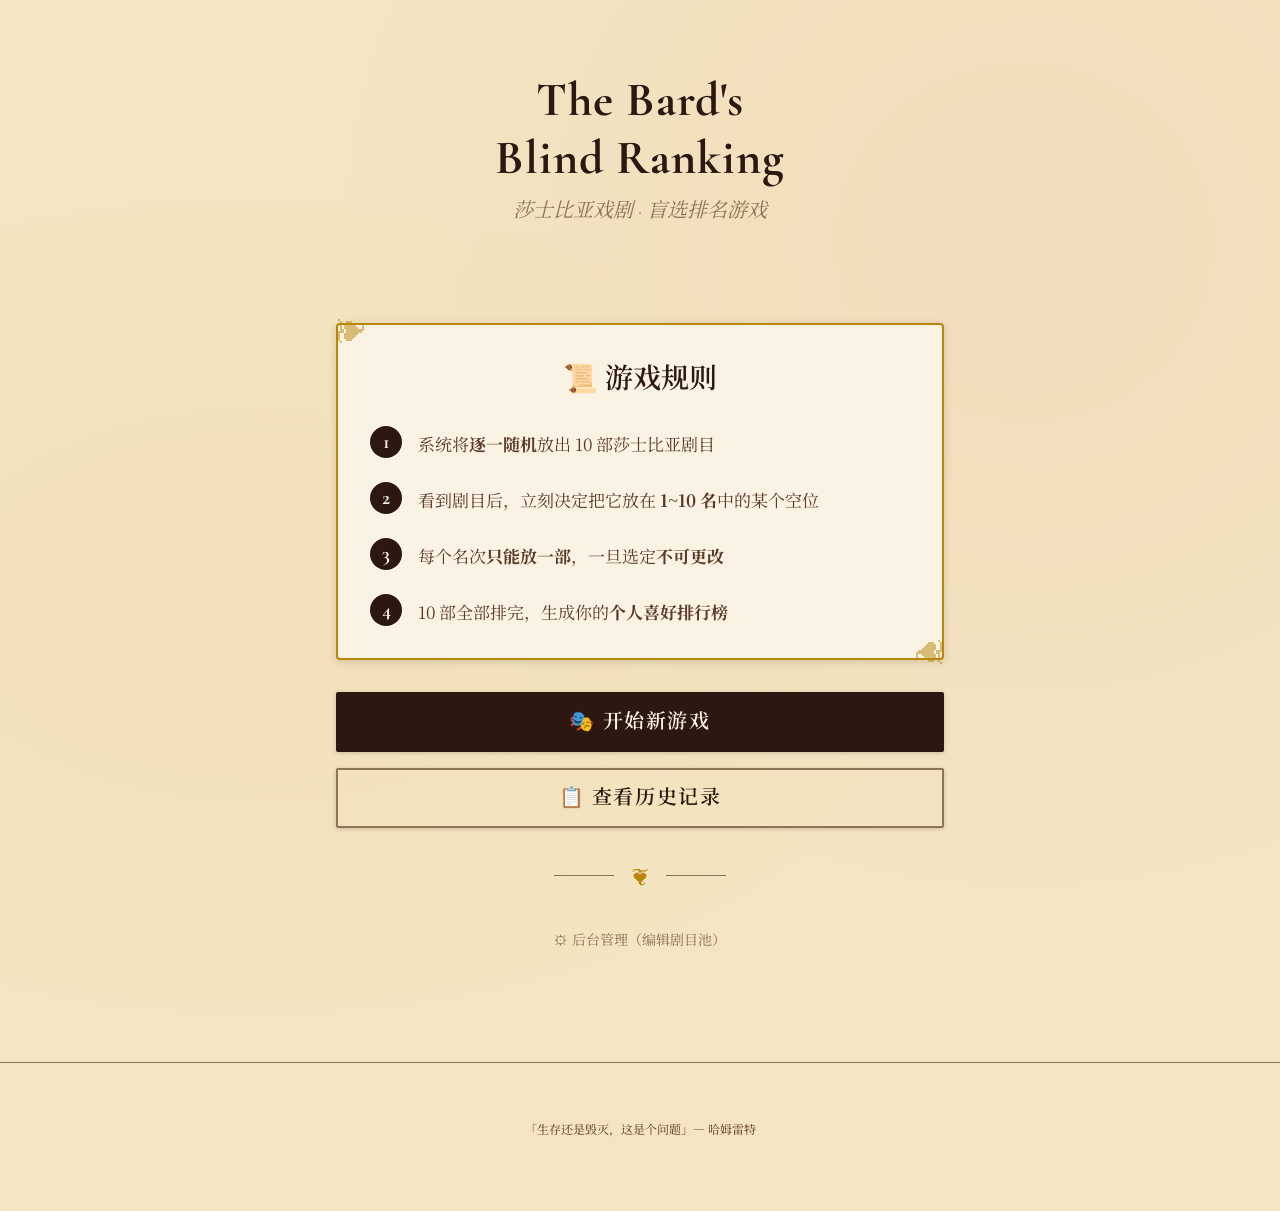
<file: index.html>
<!DOCTYPE html>
<html lang="zh-CN">
<head>
  <meta charset="UTF-8">
  <meta name="viewport" content="width=device-width, initial-scale=1.0, maximum-scale=1.0, user-scalable=no">
  <title>The Bard's Blind Ranking</title>
  <link rel="stylesheet" href="css/reset.css">
  <link rel="stylesheet" href="css/variables.css">
  <link rel="stylesheet" href="css/typography.css">
  <link rel="stylesheet" href="css/layout.css">
  <link rel="stylesheet" href="css/components.css">
  <link rel="stylesheet" href="css/vintage.css">
  <link rel="stylesheet" href="css/home.css">
</head>
<body>
  <div class="page-wrapper">
    <header class="page-header">
      <div class="container">
        <h1>The Bard's<br>Blind Ranking</h1>
        <p class="subtitle">莎士比亚戏剧 · 盲选排名游戏</p>
      </div>
    </header>

    <main class="page-main">
      <div class="container">
        <!-- 游戏规则说明 -->
        <div class="card card--accent corner-ornament">
          <h3 style="text-align:center; margin-bottom: var(--space-lg);">📜 游戏规则</h3>

          <div class="rules-list">
            <div class="rule-item">
              <span class="rule-item__number">1</span>
              <p>系统将<strong>逐一随机</strong>放出 10 部莎士比亚剧目</p>
            </div>
            <div class="rule-item">
              <span class="rule-item__number">2</span>
              <p>看到剧目后，立刻决定把它放在 <strong>1~10 名</strong>中的某个空位</p>
            </div>
            <div class="rule-item">
              <span class="rule-item__number">3</span>
              <p>每个名次<strong>只能放一部</strong>，一旦选定<strong>不可更改</strong></p>
            </div>
            <div class="rule-item">
              <span class="rule-item__number">4</span>
              <p>10 部全部排完，生成你的<strong>个人喜好排行榜</strong></p>
            </div>
          </div>
        </div>

        <!-- 操作按钮 -->
        <div class="home-actions">
          <a href="game.html" class="btn btn--primary btn--full" id="btn-start">
            🎭 开始新游戏
          </a>
          <a href="history.html" class="btn btn--secondary btn--full" id="btn-history">
            📋 查看历史记录
          </a>
        </div>

        <div class="vintage-divider">
          <span class="vintage-divider__icon">❦</span>
        </div>

        <!-- 底部管理入口 -->
        <p class="text-center">
          <a href="admin.html" class="back-link" id="link-admin">⚙ 后台管理（编辑剧目池）</a>
        </p>
      </div>
    </main>

    <footer class="page-footer">
      <div class="container">
        <p class="text-center" style="font-size: var(--text-xs);">「生存还是毁灭，这是个问题」— 哈姆雷特</p>
      </div>
    </footer>
  </div>

  <script src="js/utils.js"></script>
  <script src="js/storage/storage.js"></script>
  <script src="js/pages/home.js"></script>
</body>
</html>
</file>
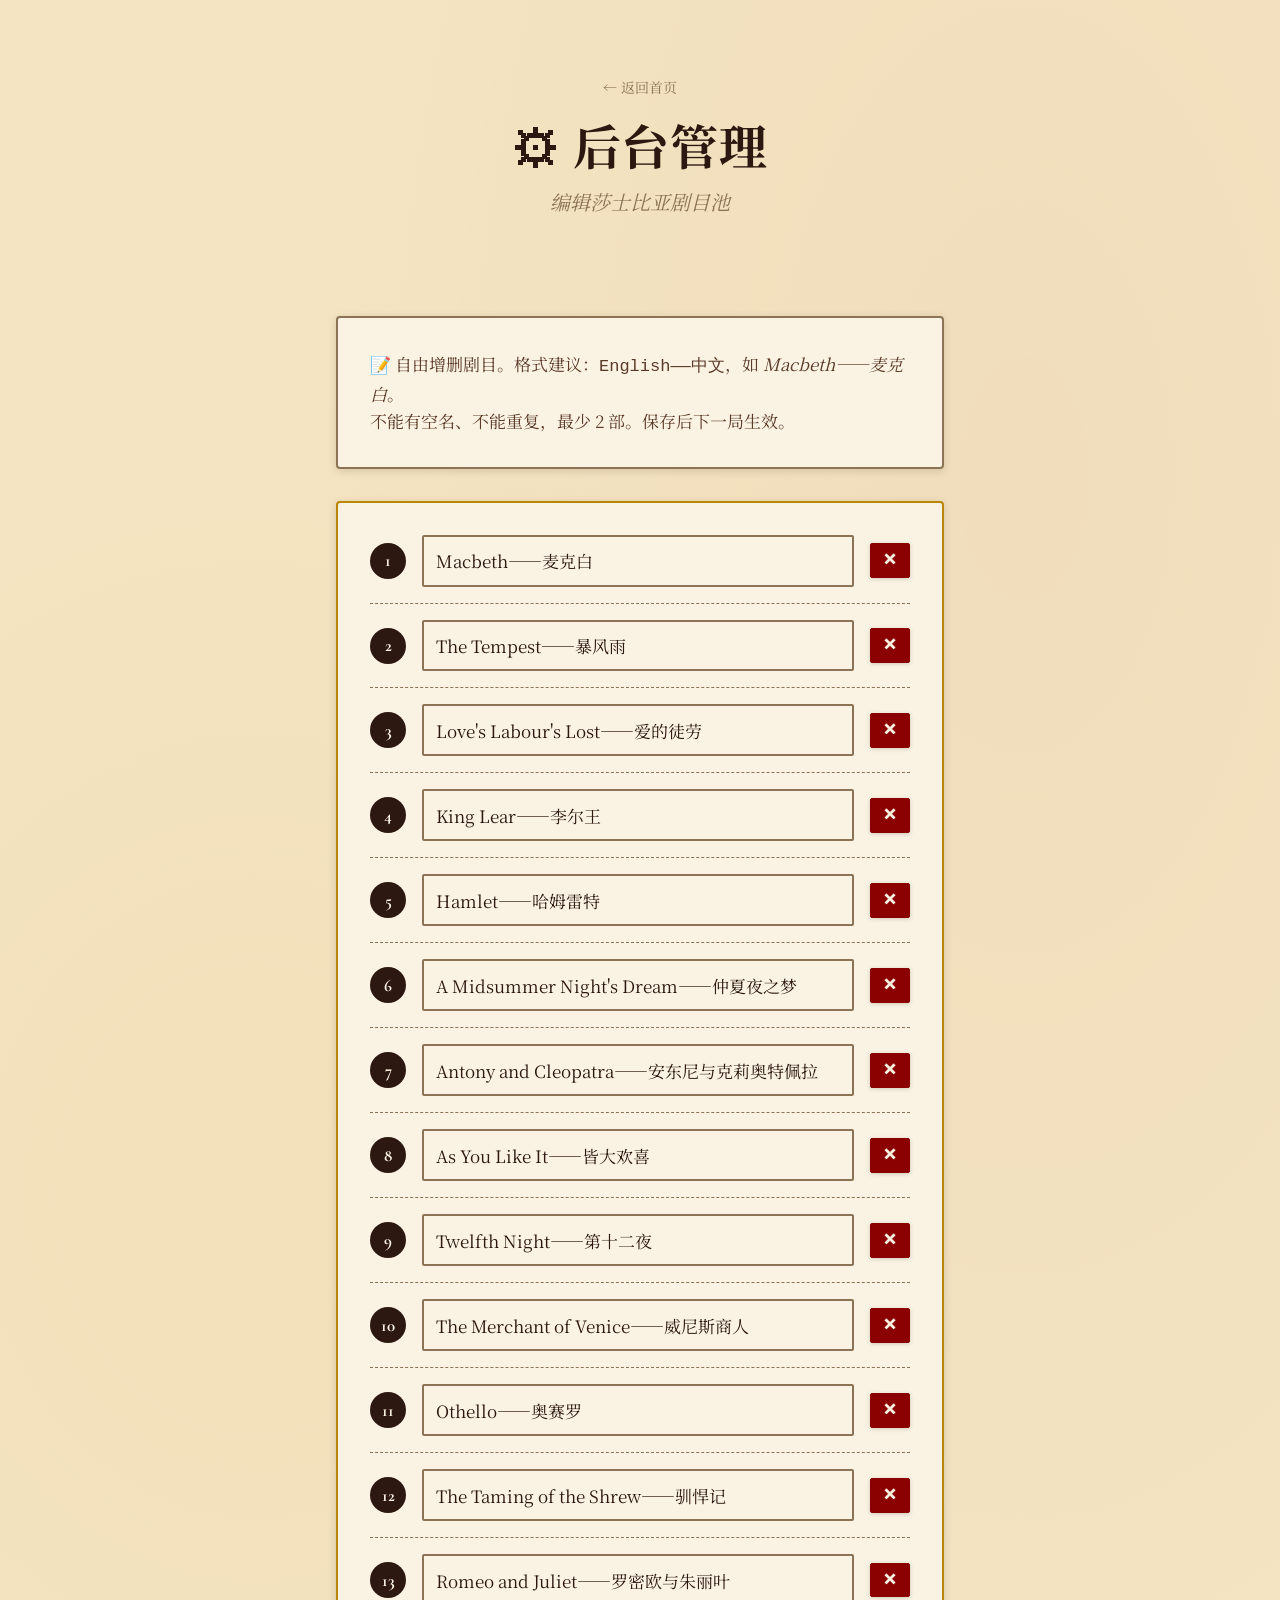
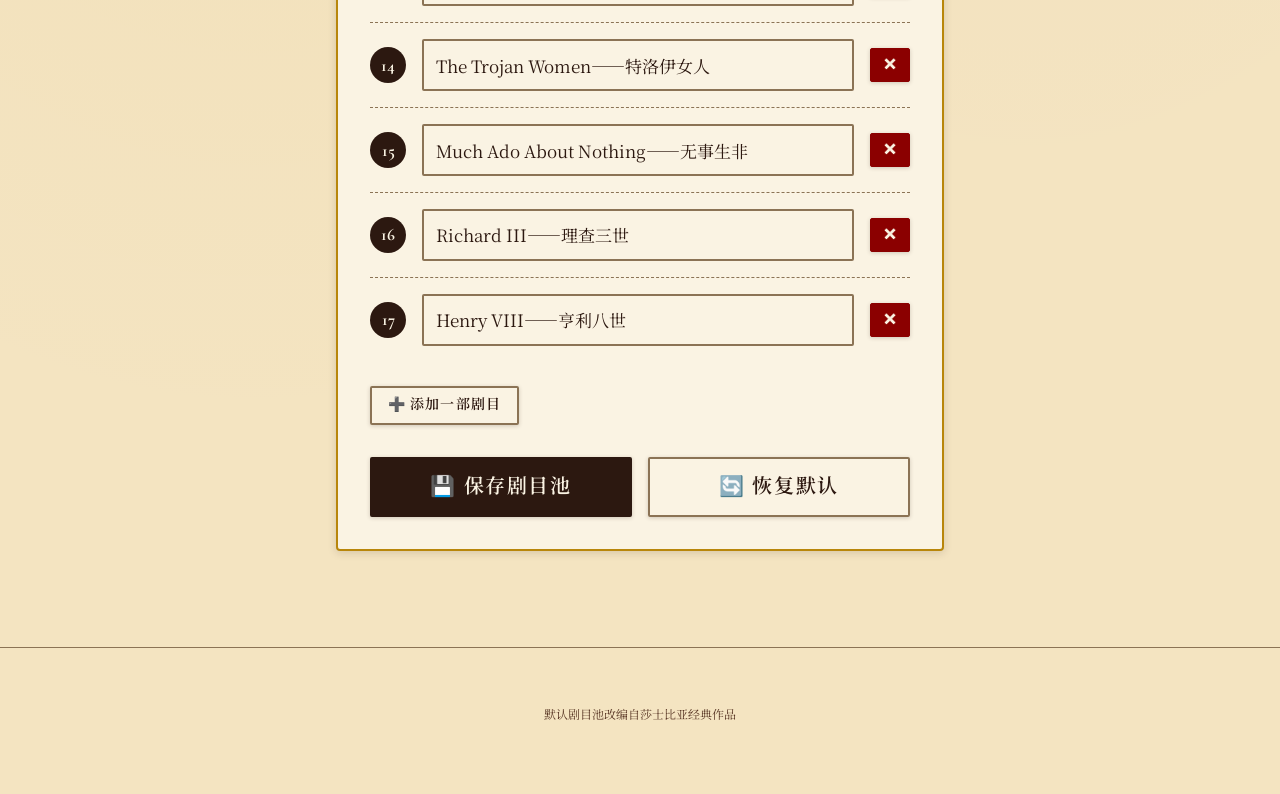
<file: admin.html>
<!DOCTYPE html>
<html lang="zh-CN">
<head>
  <meta charset="UTF-8">
  <meta name="viewport" content="width=device-width, initial-scale=1.0, maximum-scale=1.0, user-scalable=no">
  <title>后台管理 — The Bard's Blind Ranking</title>
  <link rel="stylesheet" href="css/reset.css">
  <link rel="stylesheet" href="css/variables.css">
  <link rel="stylesheet" href="css/typography.css">
  <link rel="stylesheet" href="css/layout.css">
  <link rel="stylesheet" href="css/components.css">
  <link rel="stylesheet" href="css/vintage.css">
  <link rel="stylesheet" href="css/admin.css">
</head>
<body>
  <div class="page-wrapper">
    <header class="page-header">
      <div class="container">
        <a href="index.html" class="back-link">← 返回首页</a>
        <h1>⚙ 后台管理</h1>
        <p class="subtitle">编辑莎士比亚剧目池</p>
      </div>
    </header>

    <main class="page-main">
      <div class="container">
        <!-- 说明 -->
        <div class="card" style="margin-bottom: var(--space-xl);">
          <p style="margin-bottom: 0;">
            📝 自由增删剧目。格式建议：<code>English——中文</code>，如 <em>Macbeth——麦克白</em>。<br>
            不能有空名、不能重复，最少 2 部。保存后下一局生效。
          </p>
        </div>

        <!-- 剧目编辑列表 -->
        <div class="card card--accent" id="pool-editor">
          <div class="form-error" id="form-error" style="display:none; margin-bottom: var(--space-md);"></div>
          <div id="play-inputs"></div>

          <button type="button" class="btn btn--secondary btn--small" id="btn-add" style="margin-top: var(--space-sm);" onclick="AdminPage.addPlay()">
            ➕ 添加一部剧目
          </button>

          <div class="admin-actions">
            <button type="button" class="btn btn--primary" id="btn-save">💾 保存剧目池</button>
            <button type="button" class="btn btn--secondary" id="btn-reset">🔄 恢复默认</button>
          </div>
        </div>
      </div>
    </main>

    <!-- Toast -->
    <div class="toast" id="toast"></div>

    <!-- 确认弹窗 -->
    <div class="modal-overlay" id="modal-confirm">
      <div class="modal">
        <h3 class="modal__title">确认重置</h3>
        <p class="modal__body">将剧目池恢复为默认的 10 部莎士比亚经典剧目？<br>当前修改将丢失。</p>
        <div class="modal__actions">
          <button class="btn btn--secondary" id="modal-cancel">取消</button>
          <button class="btn btn--accent" id="modal-confirm-btn">确认重置</button>
        </div>
      </div>
    </div>

    <footer class="page-footer">
      <div class="container">
        <p class="text-center" style="font-size: var(--text-xs);">默认剧目池改编自莎士比亚经典作品</p>
      </div>
    </footer>
  </div>

  <script src="js/utils.js"></script>
  <script src="js/storage/storage.js"></script>
  <script src="js/pages/admin.js"></script>
</body>
</html>
</file>
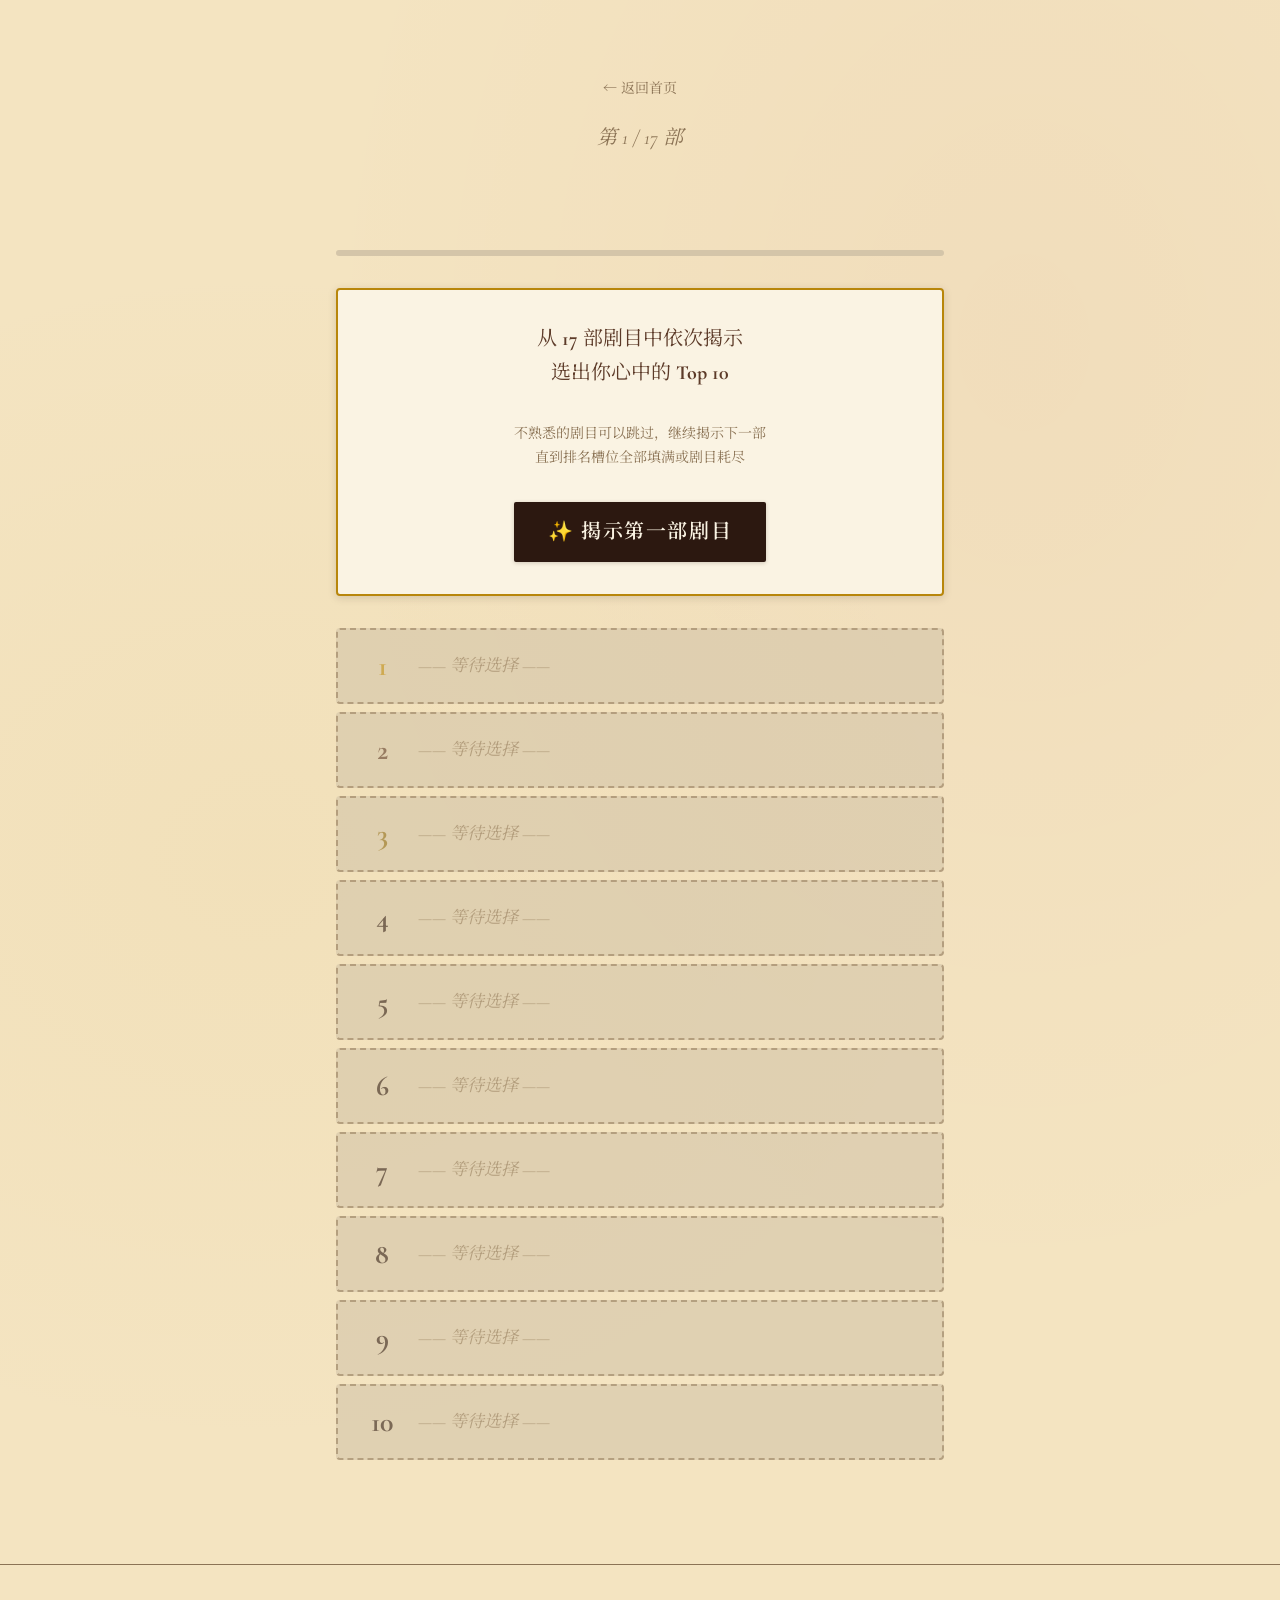
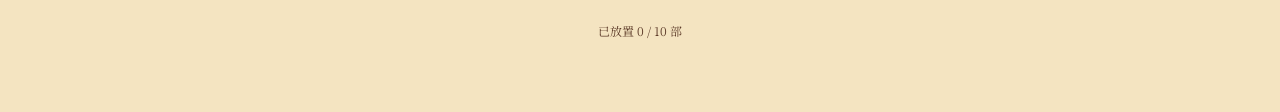
<file: game.html>
<!DOCTYPE html>
<html lang="zh-CN">
<head>
  <meta charset="UTF-8">
  <meta name="viewport" content="width=device-width, initial-scale=1.0, maximum-scale=1.0, user-scalable=no">
  <title>游戏进行中 — The Bard's Blind Ranking</title>
  <link rel="stylesheet" href="css/reset.css">
  <link rel="stylesheet" href="css/variables.css">
  <link rel="stylesheet" href="css/typography.css">
  <link rel="stylesheet" href="css/layout.css">
  <link rel="stylesheet" href="css/components.css">
  <link rel="stylesheet" href="css/vintage.css">
  <link rel="stylesheet" href="css/game.css">
</head>
<body>
  <div class="page-wrapper">
    <header class="page-header">
      <div class="container">
        <a href="index.html" class="back-link" id="btn-back">← 返回首页</a>
        <p class="subtitle">第 <span id="round-num">1</span> / <span id="round-total">?</span> 部</p>
      </div>
    </header>

    <main class="page-main">
      <div class="container">
        <!-- 进度条 -->
        <div class="progress-bar">
          <div class="progress-bar__fill" id="progress-fill" style="width: 0%;"></div>
        </div>

        <!-- 剧目揭示区 -->
        <div class="reveal-area card card--accent" id="reveal-area">
          <!-- 初始状态 -->
          <div id="reveal-initial" class="text-center">
            <p class="reveal-prompt">从 <strong id="pool-count">?</strong> 部剧目中依次揭示<br>选出你心中的 <strong>Top <span id="slot-count">10</span></strong></p>
            <p class="reveal-prompt" style="font-size:var(--text-sm);color:var(--color-ink-muted);">不熟悉的剧目可以跳过，继续揭示下一部<br>直到排名槽位全部填满或剧目耗尽</p>
            <button class="btn btn--primary" id="btn-start-round">
              ✨ 揭示第一部剧目
            </button>
          </div>

          <!-- 剧目揭示状态 -->
          <div id="reveal-play" style="display:none;">
            <p class="reveal-label">当前剧目</p>
            <h2 class="reveal-play-name fade-in" id="current-play-name"></h2>
            <p class="reveal-instruction">请从下方选择一个空位放置它</p>
            <button class="btn btn--secondary btn--small" id="btn-skip" style="margin-top:var(--space-sm);">
              ⏭ 不熟悉，跳过
            </button>
          </div>

          <!-- 游戏完成状态 -->
          <div id="reveal-complete" style="display:none;" class="text-center">
            <h2>🎉 全部排完！</h2>
            <p>你已完成 10 部莎士比亚剧目的盲选排名</p>
            <a href="result.html" class="btn btn--accent" id="btn-view-result">
              📜 查看我的排名
            </a>
          </div>
        </div>

        <!-- 排名槽位 -->
        <div class="rank-slots" id="rank-slots">
          <!-- JS 动态生成 10 个槽位 -->
        </div>

        <!-- 下一部按钮 -->
        <div class="next-play-area" id="next-play-area" style="display:none;">
          <button class="btn btn--primary btn--full" id="btn-next-play">
            ▶ 揭示下一部剧目
          </button>
        </div>
      </div>
    </main>

    <!-- Toast -->
    <div class="toast" id="toast"></div>

    <footer class="page-footer">
      <div class="container">
        <p class="text-center" style="font-size: var(--text-xs);">
          已放置 <span id="footer-placed">0</span> / <span id="footer-total">?</span> 部
        </p>
      </div>
    </footer>
  </div>

  <script src="js/utils.js"></script>
  <script src="js/storage/storage.js"></script>
  <script src="js/core/gameEngine.js"></script>
  <script src="js/pages/game.js"></script>
</body>
</html>
</file>
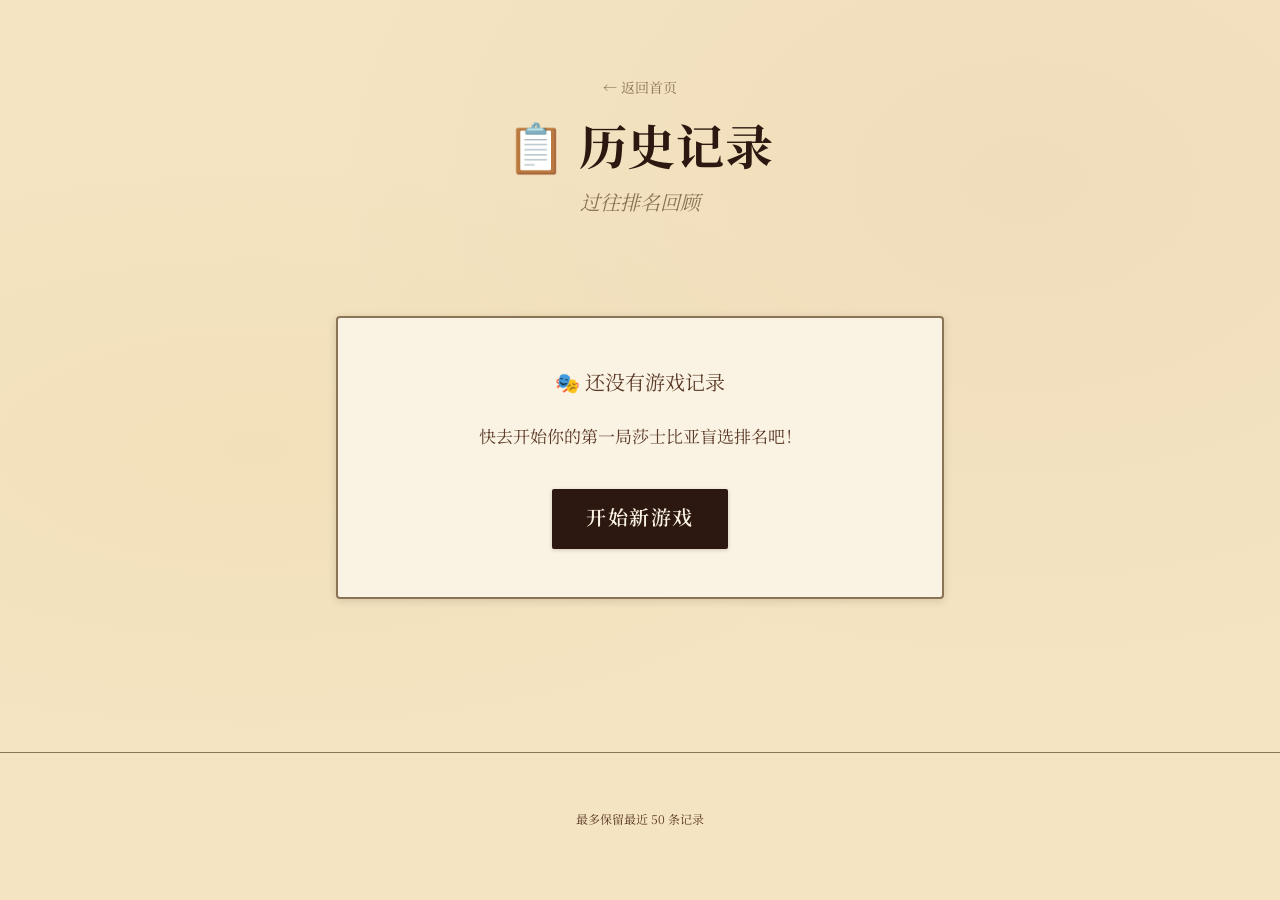
<file: history.html>
<!DOCTYPE html>
<html lang="zh-CN">
<head>
  <meta charset="UTF-8">
  <meta name="viewport" content="width=device-width, initial-scale=1.0, maximum-scale=1.0, user-scalable=no">
  <title>历史记录 — The Bard's Blind Ranking</title>
  <link rel="stylesheet" href="css/reset.css">
  <link rel="stylesheet" href="css/variables.css">
  <link rel="stylesheet" href="css/typography.css">
  <link rel="stylesheet" href="css/layout.css">
  <link rel="stylesheet" href="css/components.css">
  <link rel="stylesheet" href="css/vintage.css">
  <link rel="stylesheet" href="css/history.css">
</head>
<body>
  <div class="page-wrapper">
    <header class="page-header">
      <div class="container">
        <a href="index.html" class="back-link">← 返回首页</a>
        <h1>📋 历史记录</h1>
        <p class="subtitle">过往排名回顾</p>
      </div>
    </header>

    <main class="page-main">
      <div class="container">
        <!-- 空状态 -->
        <div id="history-empty" class="card text-center" style="display:none;">
          <p style="margin-bottom: var(--space-lg); font-size: var(--text-lg);">🎭 还没有游戏记录</p>
          <p>快去开始你的第一局莎士比亚盲选排名吧！</p>
          <a href="game.html" class="btn btn--primary" style="margin-top: var(--space-lg);">开始新游戏</a>
        </div>

        <!-- 历史列表 -->
        <div id="history-list"></div>

        <!-- 清空按钮 -->
        <div id="history-actions" style="display:none; text-align: center; margin-top: var(--space-xl);">
          <div class="vintage-divider">
            <span class="vintage-divider__icon">❦</span>
          </div>
          <button class="btn btn--secondary btn--small" id="btn-clear-all">
            🗑 清空全部历史
          </button>
        </div>
      </div>
    </main>

    <!-- Toast -->
    <div class="toast" id="toast"></div>

    <!-- 确认弹窗 -->
    <div class="modal-overlay" id="modal-confirm">
      <div class="modal">
        <h3 class="modal__title">确认清空</h3>
        <p class="modal__body">将删除所有历史排名记录，此操作不可撤销。</p>
        <div class="modal__actions">
          <button class="btn btn--secondary" id="modal-cancel">取消</button>
          <button class="btn btn--accent" id="modal-confirm-btn">确认清空</button>
        </div>
      </div>
    </div>

    <footer class="page-footer">
      <div class="container">
        <p class="text-center" style="font-size: var(--text-xs);">最多保留最近 50 条记录</p>
      </div>
    </footer>
  </div>

  <script src="js/utils.js"></script>
  <script src="js/storage/storage.js"></script>
  <script src="js/pages/history.js"></script>
</body>
</html>
</file>
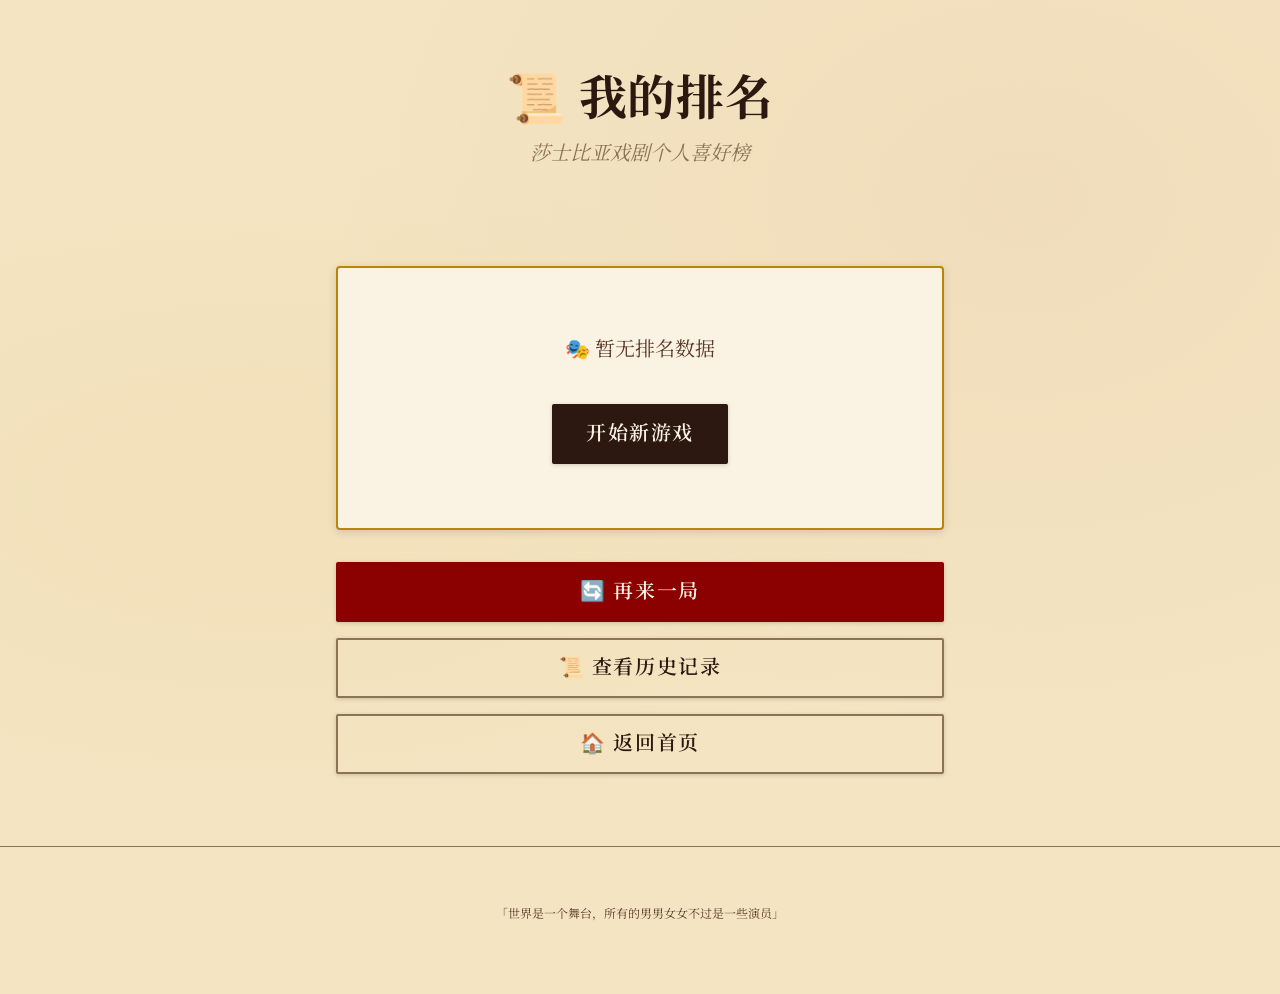
<file: result.html>
<!DOCTYPE html>
<html lang="zh-CN">
<head>
  <meta charset="UTF-8">
  <meta name="viewport" content="width=device-width, initial-scale=1.0, maximum-scale=1.0, user-scalable=no">
  <title>我的排名 — The Bard's Blind Ranking</title>
  <link rel="stylesheet" href="css/reset.css">
  <link rel="stylesheet" href="css/variables.css">
  <link rel="stylesheet" href="css/typography.css">
  <link rel="stylesheet" href="css/layout.css">
  <link rel="stylesheet" href="css/components.css">
  <link rel="stylesheet" href="css/vintage.css">
  <link rel="stylesheet" href="css/result.css">
</head>
<body>
  <div class="page-wrapper">
    <header class="page-header">
      <div class="container">
        <h1>📜 我的排名</h1>
        <p class="subtitle">莎士比亚戏剧个人喜好榜</p>
      </div>
    </header>

    <main class="page-main">
      <div class="container">
        <!-- 排名列表 -->
        <div class="card card--accent" id="result-card">
          <div id="result-list"></div>
        </div>

        <!-- 操作按钮 -->
        <div class="result-actions">
          <button class="btn btn--primary btn--full" id="btn-share">
            📸 生成分享图片
          </button>
          <button class="btn btn--secondary btn--full" id="btn-copy">
            📋 复制排名文本
          </button>
          <a href="game.html" class="btn btn--accent btn--full">
            🔄 再来一局
          </a>
          <a href="history.html" class="btn btn--secondary btn--full">
            📜 查看历史记录
          </a>
          <a href="index.html" class="btn btn--secondary btn--full">
            🏠 返回首页
          </a>
        </div>

        <!-- 分享图片弹窗 -->
        <div class="modal-overlay" id="share-modal">
          <div class="modal" style="max-width: 90%;">
            <h3 class="modal__title">你的排名卡片</h3>
            <p class="modal__body">长按图片保存到相册，分享给朋友！</p>
            <div id="share-image-container"></div>
            <div class="modal__actions" style="margin-top: var(--space-lg);">
              <button class="btn btn--secondary" id="share-close">关闭</button>
            </div>
          </div>
        </div>
      </div>
    </main>

    <!-- Toast -->
    <div class="toast" id="toast"></div>

    <footer class="page-footer">
      <div class="container">
        <p class="text-center" style="font-size: var(--text-xs);">「世界是一个舞台，所有的男男女女不过是一些演员」</p>
      </div>
    </footer>
  </div>

  <script src="js/utils.js"></script>
  <script src="js/storage/storage.js"></script>
  <script src="js/core/gameEngine.js"></script>
  <script src="js/ui/shareImage.js"></script>
  <script src="js/pages/result.js"></script>
</body>
</html>
</file>
<file: css/variables.css>
/* === CSS 变量 — 全局设计令牌 === */
:root {
  /* === 欧式复古配色 === */
  --color-parchment:        #f4e4c1;   /* 旧纸背景 */
  --color-parchment-dark:   #e8d5a3;   /* 深旧纸 */
  --color-parchment-light:  #faf3e3;   /* 浅旧纸 */
  --color-ink:              #2c1810;   /* 墨色正文 */
  --color-ink-light:        #5c3a28;   /* 浅墨 */
  --color-ink-muted:        #8b7355;   /* 淡墨 */
  --color-accent:           #8b0000;   /* 深红 */
  --color-accent-gold:      #b8860b;   /* 暗金 */
  --color-border:           #8b7355;   /* 边框 */
  --color-success:          #2d5a27;   /* 墨绿 */
  --color-danger:           #8b0000;   /* 深红 */

  /* === 排名槽位颜色 === */
  --color-slot-empty:       #d4c5a9;
  --color-slot-empty-hover: #c9b896;
  --color-slot-filled:      #c4a46c;
  --color-slot-filled-text: #2c1810;

  /* === 间距 === */
  --space-xs:  0.25rem;
  --space-sm:  0.5rem;
  --space-md:  1rem;
  --space-lg:  1.5rem;
  --space-xl:  2rem;
  --space-2xl: 3rem;

  /* === 圆角 === */
  --radius-sm: 2px;
  --radius-md: 4px;
  --radius-lg: 8px;

  /* === 阴影 === */
  --shadow-card: 0 2px 8px rgba(44, 24, 16, 0.15);
  --shadow-button: 0 1px 4px rgba(44, 24, 16, 0.2);

  /* === 字体 === */
  --font-display: 'Cormorant Garamond', 'Noto Serif SC', 'Songti SC', 'SimSun', '宋体', Georgia, serif;
  --font-body:    'Noto Serif SC', 'Songti SC', 'SimSun', '宋体', Georgia, 'Times New Roman', serif;

  /* === 字号 === */
  --text-xs:   0.75rem;
  --text-sm:   0.875rem;
  --text-base: 1.0625rem;
  --text-lg:   1.25rem;
  --text-xl:   1.75rem;
  --text-2xl:  2.25rem;
  --text-3xl:  3rem;

  /* === 布局 === */
  --max-width: 640px;
}
</file>
<file: css/typography.css>
/* === 字体与排版 === */
/* 英文字体（标题用）+ 中文字体（宋体/衬线）+ 花体英文 */
@import url('https://fonts.googleapis.com/css2?family=Cormorant+Garamond:ital,wght@0,400;0,600;0,700;1,400;1,600&family=Noto+Serif+SC:wght@400;600;700&family=Tangerine:wght@400;700&display=swap');

/* 剧目英文名 — 花体/斜体 */
.play-name-en {
  font-family: 'Tangerine', 'Cormorant Garamond', 'Georgia', 'Segoe Script', 'Gabriola', cursive;
  font-style: italic;
  font-size: 1.15em;
  letter-spacing: 0.03em;
  color: var(--color-ink);
}

/* 剧目中文名 — 衬线体 */
.play-name-zh {
  font-family: var(--font-display);
  color: var(--color-ink-light);
}

body {
  font-family: var(--font-body);
  font-size: var(--text-base);
  color: var(--color-ink);
  background-color: var(--color-parchment);
}

h1, h2, h3 {
  font-family: var(--font-display);
  color: var(--color-ink);
}

h1 {
  font-size: var(--text-3xl);
  font-weight: 700;
  line-height: 1.2;
  letter-spacing: 0.02em;
  text-align: center;
}

h2 {
  font-size: var(--text-2xl);
  font-weight: 600;
  line-height: 1.3;
}

h3 {
  font-size: var(--text-xl);
  font-weight: 600;
}

p {
  margin-bottom: var(--space-md);
  color: var(--color-ink-light);
}

small {
  font-size: var(--text-sm);
  color: var(--color-ink-muted);
}

/* 装饰线 */
.ornament-divider {
  text-align: center;
  margin: var(--space-xl) 0;
  color: var(--color-accent-gold);
  font-family: var(--font-display);
  font-size: var(--text-lg);
  letter-spacing: 0.5em;
  user-select: none;
}

/* 选中文字样式 */
::selection {
  background: var(--color-accent);
  color: var(--color-parchment-light);
}
</file>
<file: css/layout.css>
/* === 通用布局 === */
.container {
  width: 100%;
  max-width: var(--max-width);
  margin: 0 auto;
  padding: var(--space-lg) var(--space-md);
}

.page-wrapper {
  min-height: 100vh;
  display: flex;
  flex-direction: column;
}

.page-header {
  text-align: center;
  padding: var(--space-2xl) 0 var(--space-xl);
}

.page-header h1 {
  margin-bottom: var(--space-sm);
}

.page-header .subtitle {
  font-family: var(--font-display);
  font-style: italic;
  color: var(--color-ink-muted);
  font-size: var(--text-lg);
}

.page-main {
  flex: 1;
  padding-bottom: var(--space-2xl);
}

.page-footer {
  text-align: center;
  padding: var(--space-xl) var(--space-md);
  color: var(--color-ink-muted);
  font-size: var(--text-sm);
  border-top: 1px solid var(--color-border);
  margin-top: auto;
}

/* 卡片 */
.card {
  background: var(--color-parchment-light);
  border: 2px solid var(--color-border);
  border-radius: var(--radius-md);
  padding: var(--space-xl);
  box-shadow: var(--shadow-card);
  margin-bottom: var(--space-lg);
}

.card--accent {
  border-color: var(--color-accent-gold);
  border-width: 2px;
  border-style: double;
}

/* 居中容器 */
.text-center {
  text-align: center;
}

/* Back link */
.back-link {
  display: inline-flex;
  align-items: center;
  gap: var(--space-xs);
  color: var(--color-ink-muted);
  font-size: var(--text-sm);
  margin-bottom: var(--space-lg);
  transition: color 0.2s;
}

.back-link:hover {
  color: var(--color-ink);
}
</file>
<file: css/components.css>
/* === 通用组件样式 === */

/* === 按钮 === */
.btn {
  display: inline-block;
  padding: 0.75rem 2rem;
  font-family: var(--font-display);
  font-size: var(--text-lg);
  font-weight: 600;
  letter-spacing: 0.08em;
  text-align: center;
  border-radius: var(--radius-sm);
  transition: all 0.2s ease;
  box-shadow: var(--shadow-button);
  user-select: none;
}

.btn--primary {
  background: var(--color-ink);
  color: var(--color-parchment-light);
  border: 2px solid var(--color-ink);
}

.btn--primary:hover {
  background: var(--color-ink-light);
  border-color: var(--color-ink-light);
}

.btn--secondary {
  background: transparent;
  color: var(--color-ink);
  border: 2px solid var(--color-border);
}

.btn--secondary:hover {
  border-color: var(--color-ink);
  background: var(--color-parchment-dark);
}

.btn--accent {
  background: var(--color-accent);
  color: var(--color-parchment-light);
  border: 2px solid var(--color-accent);
}

.btn--accent:hover {
  background: #a00000;
}

.btn--small {
  padding: 0.4rem 1rem;
  font-size: var(--text-sm);
}

.btn--full {
  width: 100%;
}

.btn:disabled {
  opacity: 0.4;
  cursor: not-allowed;
}

/* === 表单 === */
.form-group {
  margin-bottom: var(--space-lg);
}

.form-label {
  display: block;
  font-family: var(--font-display);
  font-size: var(--text-base);
  font-weight: 600;
  margin-bottom: var(--space-xs);
  color: var(--color-ink);
}

.form-input {
  width: 100%;
  padding: 0.65rem 0.75rem;
  font-family: var(--font-body);
  font-size: var(--text-base);
  background: var(--color-parchment-light);
  border: 2px solid var(--color-border);
  border-radius: var(--radius-sm);
  color: var(--color-ink);
  transition: border-color 0.2s;
}

.form-input:focus {
  outline: none;
  border-color: var(--color-accent-gold);
  box-shadow: 0 0 0 2px rgba(184, 134, 11, 0.15);
}

.form-input::placeholder {
  color: var(--color-ink-muted);
  font-style: italic;
}

.form-error {
  color: var(--color-danger);
  font-size: var(--text-sm);
  margin-top: var(--space-xs);
}

.form-hint {
  color: var(--color-ink-muted);
  font-size: var(--text-sm);
  margin-top: var(--space-xs);
  font-style: italic;
}

/* === Toast 提示 === */
.toast {
  position: fixed;
  bottom: 2rem;
  left: 50%;
  transform: translateX(-50%);
  background: var(--color-ink);
  color: var(--color-parchment-light);
  padding: 0.75rem 1.5rem;
  border-radius: var(--radius-md);
  font-family: var(--font-display);
  font-size: var(--text-base);
  z-index: 1000;
  opacity: 0;
  transition: opacity 0.3s ease;
  pointer-events: none;
}

.toast--visible {
  opacity: 1;
}

/* === 确认弹窗 === */
.modal-overlay {
  position: fixed;
  inset: 0;
  background: rgba(44, 24, 16, 0.5);
  display: flex;
  align-items: center;
  justify-content: center;
  z-index: 999;
  opacity: 0;
  pointer-events: none;
  transition: opacity 0.2s ease;
}

.modal-overlay--visible {
  opacity: 1;
  pointer-events: auto;
}

.modal {
  background: var(--color-parchment-light);
  border: 2px solid var(--color-border);
  border-radius: var(--radius-md);
  padding: var(--space-xl);
  max-width: 400px;
  width: 90%;
  text-align: center;
}

.modal__title {
  font-family: var(--font-display);
  font-size: var(--text-xl);
  margin-bottom: var(--space-md);
}

.modal__body {
  margin-bottom: var(--space-lg);
  color: var(--color-ink-light);
}

.modal__actions {
  display: flex;
  gap: var(--space-md);
  justify-content: center;
}
</file>
<file: css/vintage.css>
/* === 欧式复古主题样式 === */

/* 羊皮纸背景纹理 */
body {
  background-color: var(--color-parchment);
  background-image:
    radial-gradient(ellipse at 20% 50%, rgba(184, 134, 11, 0.04) 0%, transparent 50%),
    radial-gradient(ellipse at 80% 20%, rgba(139, 0, 0, 0.03) 0%, transparent 50%);
}

/* 双线边框 — 复古框 */
.border-vintage {
  border: 3px double var(--color-border);
  padding: var(--space-lg);
}

.border-vintage--gold {
  border-color: var(--color-accent-gold);
}

/* 章节首字下沉 */
.drop-cap::first-letter {
  float: left;
  font-family: var(--font-display);
  font-size: 3.5em;
  line-height: 0.8;
  padding-right: 0.15em;
  padding-top: 0.05em;
  color: var(--color-accent);
}

/* 复古分隔线 */
.vintage-divider {
  display: flex;
  align-items: center;
  justify-content: center;
  gap: var(--space-md);
  margin: var(--space-xl) 0;
  color: var(--color-accent-gold);
}

.vintage-divider::before,
.vintage-divider::after {
  content: '';
  flex: 1;
  max-width: 60px;
  height: 1px;
  background: var(--color-border);
}

.vintage-divider__icon {
  font-size: var(--text-lg);
}

/* 装饰角标 */
.corner-ornament {
  position: relative;
}

.corner-ornament::before,
.corner-ornament::after {
  position: absolute;
  font-family: var(--font-display);
  font-size: 2rem;
  color: var(--color-accent-gold);
  opacity: 0.5;
  line-height: 1;
}

.corner-ornament::before {
  content: '❧';
  top: -0.5rem;
  left: -0.25rem;
}

.corner-ornament::after {
  content: '❧';
  bottom: -0.5rem;
  right: -0.25rem;
  transform: rotate(180deg);
}

/* 复古纸张效果 Hover */
.card--vintage {
  background: var(--color-parchment-light);
  border: 1px solid var(--color-border);
  position: relative;
  transition: box-shadow 0.3s ease;
}

.card--vintage:hover {
  box-shadow:
    0 4px 16px rgba(44, 24, 16, 0.12),
    0 1px 3px rgba(44, 24, 16, 0.08);
}

/* 类型机文字效果 */
.typewriter {
  overflow: hidden;
  white-space: nowrap;
  animation: typewriter 0.8s steps(30) 1;
}

@keyframes typewriter {
  from { width: 0; }
  to { width: 100%; }
}

/* 淡入效果 */
.fade-in {
  animation: fadeIn 0.6s ease both;
}

@keyframes fadeIn {
  from {
    opacity: 0;
    transform: translateY(10px);
  }
  to {
    opacity: 1;
    transform: translateY(0);
  }
}
</file>
<file: css/home.css>
/* === 首页样式 === */

/* 规则列表 */
.rules-list {
  display: flex;
  flex-direction: column;
  gap: var(--space-lg);
}

.rule-item {
  display: flex;
  align-items: flex-start;
  gap: var(--space-md);
}

.rule-item__number {
  flex-shrink: 0;
  display: flex;
  align-items: center;
  justify-content: center;
  width: 2rem;
  height: 2rem;
  background: var(--color-ink);
  color: var(--color-parchment-light);
  font-family: var(--font-display);
  font-size: var(--text-lg);
  font-weight: 700;
  border-radius: 50%;
}

.rule-item p {
  margin-bottom: 0;
  padding-top: 0.25rem;
}

/* 首页按钮区 */
.home-actions {
  display: flex;
  flex-direction: column;
  gap: var(--space-md);
  margin: var(--space-xl) 0;
}
</file>
<file: css/admin.css>
/* === 后台管理页样式 === */

/* 输入行 */
.play-input-row {
  display: flex;
  align-items: center;
  gap: var(--space-md);
  margin-bottom: var(--space-md);
  padding-bottom: var(--space-md);
  border-bottom: 1px dashed var(--color-border);
}

.play-input-row:last-of-type {
  border-bottom: none;
}

.play-input-row__number {
  flex-shrink: 0;
  width: 2.25rem;
  height: 2.25rem;
  display: flex;
  align-items: center;
  justify-content: center;
  background: var(--color-ink);
  color: var(--color-parchment-light);
  font-family: var(--font-display);
  font-size: var(--text-base);
  font-weight: 700;
  border-radius: 50%;
}

.play-input-row input {
  flex: 1;
  min-width: 0;
}

/* 操作按钮区 */
.admin-actions {
  display: flex;
  gap: var(--space-md);
  margin-top: var(--space-xl);
}

.admin-actions .btn {
  flex: 1;
}
</file>
<file: css/game.css>
/* === 游戏页样式 === */

/* 进度条 */
.progress-bar {
  width: 100%;
  height: 6px;
  background: var(--color-slot-empty);
  border-radius: 3px;
  margin-bottom: var(--space-xl);
  overflow: hidden;
}

.progress-bar__fill {
  height: 100%;
  background: var(--color-accent-gold);
  border-radius: 3px;
  transition: width 0.4s ease;
}

/* 剧目揭示区 */
.reveal-area {
  text-align: center;
  margin-bottom: var(--space-xl);
  min-height: 180px;
  display: flex;
  align-items: center;
  justify-content: center;
}

.reveal-prompt {
  font-family: var(--font-display);
  font-size: var(--text-lg);
  color: var(--color-ink-light);
  margin-bottom: var(--space-xl);
  line-height: 1.7;
}

.reveal-label {
  font-family: var(--font-display);
  font-size: var(--text-sm);
  text-transform: uppercase;
  letter-spacing: 0.15em;
  color: var(--color-ink-muted);
  margin-bottom: var(--space-sm);
}

.reveal-play-name {
  font-family: var(--font-display);
  font-size: var(--text-2xl);
  font-weight: 700;
  font-style: italic;
  color: var(--color-ink);
  margin-bottom: var(--space-md);
  line-height: 1.2;
  word-break: break-word;
}

.reveal-instruction {
  color: var(--color-ink-light);
  font-style: italic;
}

/* 排名槽位列表 */
.rank-slots {
  display: flex;
  flex-direction: column;
  gap: var(--space-sm);
  margin-bottom: var(--space-xl);
}

/* 单个排名槽位 */
.rank-slot {
  display: flex;
  align-items: center;
  gap: var(--space-md);
  padding: var(--space-md) var(--space-lg);
  background: var(--color-slot-empty);
  border: 2px dashed var(--color-border);
  border-radius: var(--radius-md);
  transition: all 0.3s ease;
  cursor: default;
  min-height: 3.5rem;
}

.rank-slot--available {
  cursor: pointer;
  border-style: dashed;
}

.rank-slot--available:hover {
  background: var(--color-slot-empty-hover);
  border-color: var(--color-accent-gold);
  border-style: solid;
  transform: translateX(4px);
}

.rank-slot--filled {
  background: var(--color-slot-filled);
  border-style: solid;
  border-color: var(--color-accent-gold);
  cursor: default;
}

.rank-slot--just-filled {
  animation: slotPulse 0.6s ease;
}

@keyframes slotPulse {
  0% { transform: scale(1); }
  50% { transform: scale(1.02); background: var(--color-accent-gold); }
  100% { transform: scale(1); }
}

.rank-slot--disabled {
  opacity: 0.6;
  cursor: not-allowed;
}

.rank-slot__number {
  flex-shrink: 0;
  width: 2.5rem;
  height: 2.5rem;
  display: flex;
  align-items: center;
  justify-content: center;
  font-family: var(--font-display);
  font-size: var(--text-xl);
  font-weight: 700;
  color: var(--color-ink);
}

/* 前三名特殊样式 */
.rank-slot:nth-child(1) .rank-slot__number { color: var(--color-accent-gold); }
.rank-slot:nth-child(2) .rank-slot__number { color: var(--color-ink-light); }
.rank-slot:nth-child(3) .rank-slot__number { color: #8b6914; }

.rank-slot__name {
  flex: 1;
  font-family: var(--font-display);
  font-size: var(--text-lg);
  color: var(--color-ink);
}

.rank-slot__name--empty {
  color: var(--color-ink-muted);
  font-style: italic;
  font-size: var(--text-base);
}

/* 下一部按钮区 */
.next-play-area {
  margin-bottom: var(--space-xl);
}
</file>
<file: css/history.css>
/* === 历史页样式 === */

/* 历史条目 */
.history-item {
  background: var(--color-parchment-light);
  border: 1px solid var(--color-border);
  border-radius: var(--radius-md);
  margin-bottom: var(--space-md);
  overflow: hidden;
}

.history-item__header {
  display: flex;
  align-items: center;
  justify-content: space-between;
  padding: var(--space-md) var(--space-lg);
  cursor: pointer;
  transition: background 0.2s;
}

.history-item__header:hover {
  background: var(--color-parchment-dark);
}

.history-item__date {
  font-family: var(--font-display);
  font-size: var(--text-base);
  font-weight: 600;
  color: var(--color-ink);
}

.history-item__preview {
  font-size: var(--text-sm);
  color: var(--color-ink-muted);
  font-style: italic;
}

.history-item__toggle {
  font-size: var(--text-sm);
  color: var(--color-ink-muted);
  transition: transform 0.3s ease;
}

.history-item__toggle--open {
  transform: rotate(180deg);
}

/* 展开的排名详情 */
.history-item__detail {
  padding: 0 var(--space-lg) var(--space-lg);
  display: none;
}

.history-item__detail--open {
  display: block;
}

.history-detail-row {
  display: flex;
  align-items: center;
  gap: var(--space-sm);
  padding: var(--space-xs) 0;
  font-size: var(--text-sm);
}

.history-detail-row__rank {
  flex-shrink: 0;
  width: 1.5rem;
  text-align: right;
  font-weight: 700;
  color: var(--color-ink-muted);
}

.history-detail-row__name {
  color: var(--color-ink);
}

/* No data */
#history-empty {
  padding: var(--space-2xl);
}
</file>
<file: css/result.css>
/* === 结果页样式 === */

/* 排名条目 */
.result-item {
  display: flex;
  align-items: center;
  gap: var(--space-md);
  padding: var(--space-md) 0;
  border-bottom: 1px dashed var(--color-border);
}

.result-item:last-child {
  border-bottom: none;
}

.result-item__rank {
  flex-shrink: 0;
  width: 3rem;
  height: 3rem;
  display: flex;
  align-items: center;
  justify-content: center;
  font-family: var(--font-display);
  font-size: var(--text-xl);
  font-weight: 700;
  color: var(--color-ink);
  background: var(--color-parchment-dark);
  border-radius: 50%;
}

/* 前三名高亮 */
.result-item:nth-child(1) .result-item__rank {
  background: var(--color-accent-gold);
  color: white;
  font-size: var(--text-2xl);
  width: 3.5rem;
  height: 3.5rem;
}

.result-item:nth-child(2) .result-item__rank {
  background: #c0c0c0;
  color: var(--color-ink);
}

.result-item:nth-child(3) .result-item__rank {
  background: #cd7f32;
  color: white;
}

.result-item__name {
  flex: 1;
  font-family: var(--font-display);
  font-size: var(--text-lg);
  font-weight: 600;
  color: var(--color-ink);
}

/* 操作按钮区 */
.result-actions {
  display: flex;
  flex-direction: column;
  gap: var(--space-md);
  margin-top: var(--space-xl);
}

/* 分享图片容器 */
#share-image-container {
  display: flex;
  justify-content: center;
  overflow-x: auto;
}

#share-image-container img,
#share-image-container canvas {
  max-width: 100%;
  height: auto;
  border-radius: var(--radius-md);
  box-shadow: var(--shadow-card);
}
</file>
